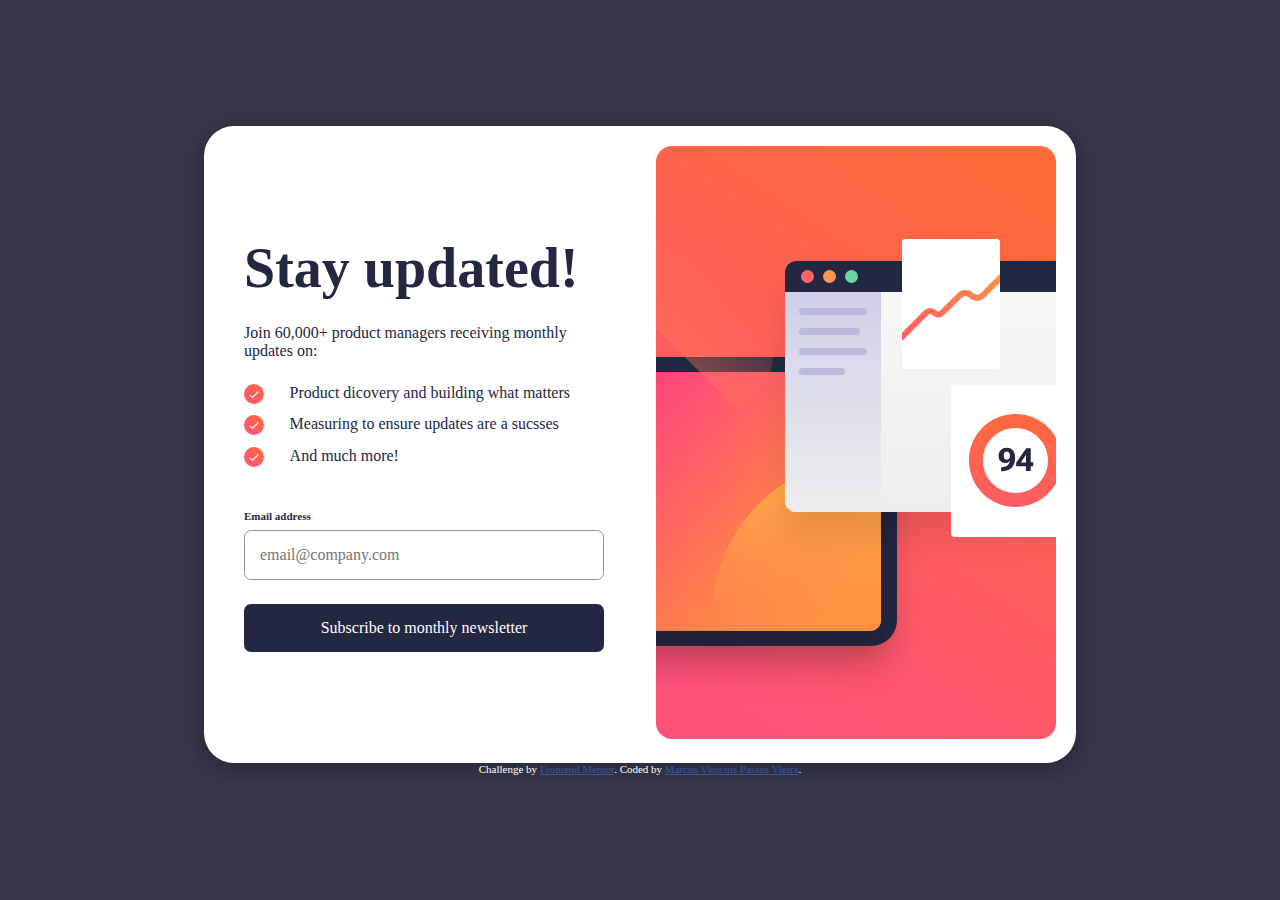
<file: index.html>
<!DOCTYPE html>
<html lang="en">
  <head>
    <meta charset="UTF-8">
    <meta name="viewport" content="width=device-width, initial-scale=1.0"> <!-- displays site properly based on user's device -->
    <link rel="icon" type="image/png" sizes="32x32" href="./assets/images/favicon-32x32.png">
    <link rel="stylesheet" href="public/css/style.css">
    <title>Frontend Mentor | Newsletter sign-up form with success message</title>
</head>
<body>
  <main class="container">
    <section class="form-container">
      <div class="form-content">
        <h1>Stay updated!</h1>
        <p>Join 60,000+ product managers receiving monthly updates on:</p>
        <ul>
          <li><img class="icon-success" src="assets/images/icon-success.svg" alt="icon-success"/>Product dicovery and building what matters</li>
          <li><img class="icon-success" src="assets/images/icon-success.svg" alt="icon-success"/>Measuring to ensure updates are a sucsses</li>
          <li><img class="icon-success" src="assets/images/icon-success.svg" alt="icon-success"/>And much more!</li>
        </ul>
        <form class="form-content-main">
          <label for="email">Email address</label>
          <span class="error-message"></span>
          <input class="input-email" type="email" id="email" placeholder="email@company.com"/>
          <button type="submit" id="button-validator">Subscribe to monthly newsletter</button>
        </form>
      </div>
    </section>
    
    <figure>
      <img src="assets/images/illustration-sign-up-desktop.svg" alt="illustration-sign-up-desktop">
    </figure>
  </main>
  
  <div class="attribution">
    Challenge by <a href="https://www.frontendmentor.io?ref=challenge" target="_blank">Frontend Mentor</a>. 
    Coded by <a href="#">Marcus Vinicius Passos Vieira</a>.
  </div>
  <script src="scripts.js"></script>
</body>
</html>
</file>
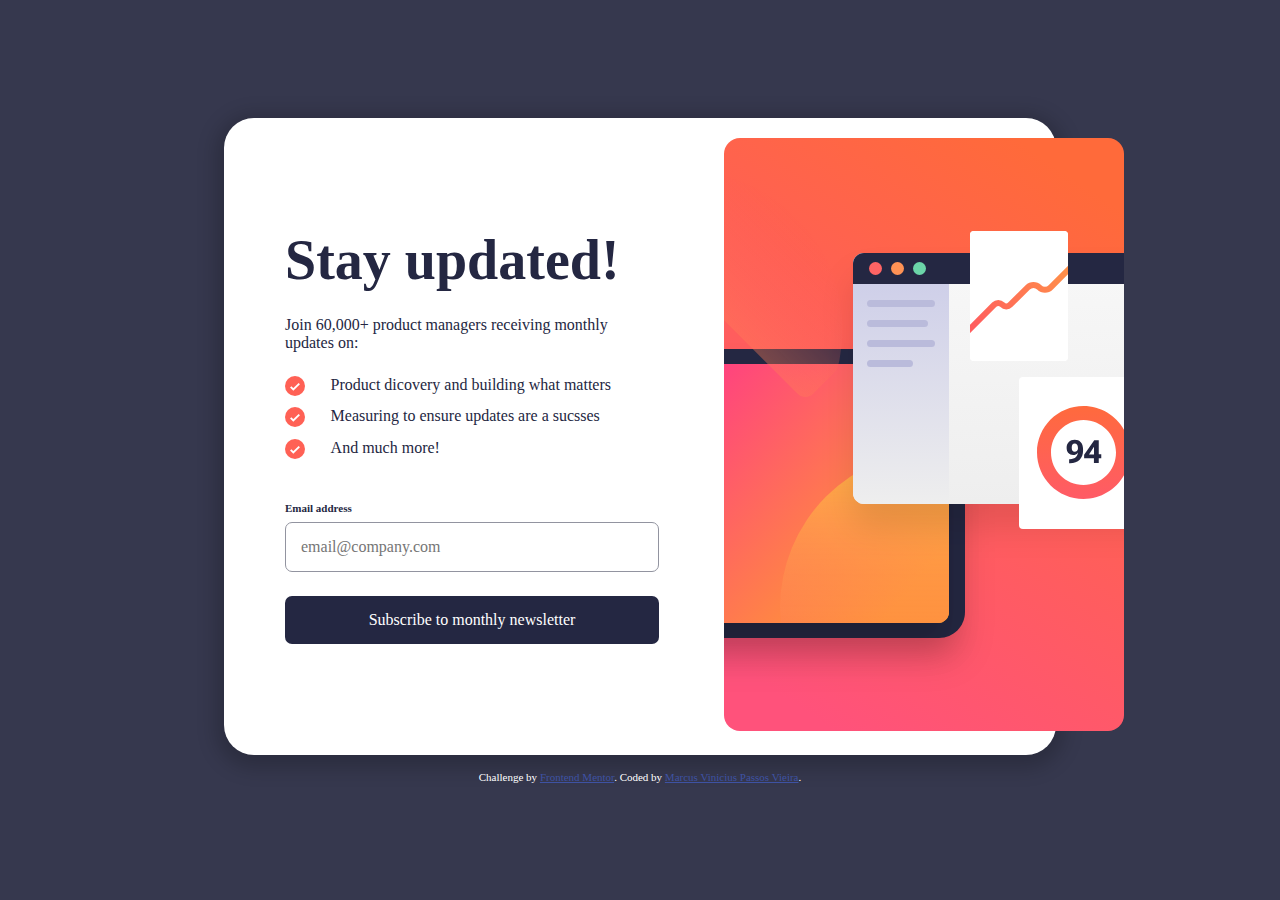
<file: pages/index/index.html>
<!DOCTYPE html>
<html lang="en">
  <head>
    <meta charset="UTF-8">
    <meta name="viewport" content="width=device-width, initial-scale=1.0"> <!-- displays site properly based on user's device -->
    <link rel="icon" type="image/png" sizes="32x32" href="./assets/images/favicon-32x32.png">
    <link rel="stylesheet" href="style.css">
    <link rel="stylesheet" href="../../global-style.css">
    <title>Frontend Mentor | Newsletter sign-up form with success message</title>
</head>
<body>
  <main class="container">
    <section class="form-container">
      <div class="form-content">
        <h1>Stay updated!</h1>
        <p>Join 60,000+ product managers receiving monthly updates on:</p>
        <ul>
          <li><img class="icon-list" src="../../assets/images/icon-list.svg" alt="icon-list"/>Product dicovery and building what matters</li>
          <li><img class="icon-list" src="../../assets/images/icon-list.svg" alt="icon-list"/>Measuring to ensure updates are a sucsses</li>
          <li><img class="icon-list" src="../../assets/images/icon-list.svg" alt="icon-list"/>And much more!</li>
        </ul>
        <form class="form-content-main">
          <label for="email">Email address</label>
          <span class="error-message"></span>
          <input class="input-email" type="email" id="email" placeholder="email@company.com"/>
          <button id="button-validator">Subscribe to monthly newsletter</button>
        </form>
      </div>
    </section>
    
    <figure>
      <img src="../../assets/images/illustration-sign-up-desktop.svg" alt="illustration-sign-up-desktop">
    </figure>
  </main>
  
  <div class="attribution">
    Challenge by <a href="https://www.frontendmentor.io?ref=challenge" target="_blank">Frontend Mentor</a>. 
    Coded by <a href="#">Marcus Vinicius Passos Vieira</a>.
  </div>
  <script src="../../js/validationEmail.js"></script>
</body>
</html>
</file>
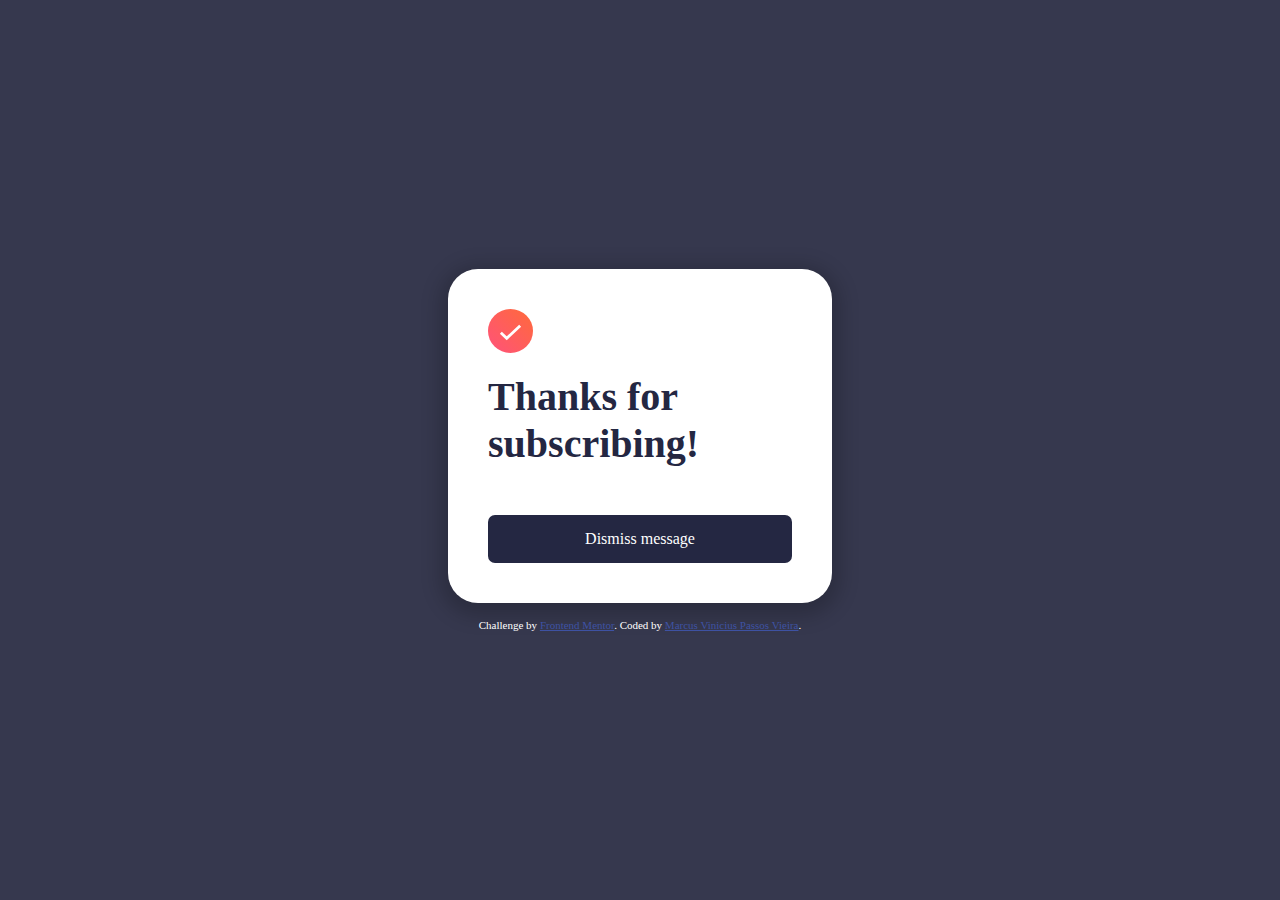
<file: pages/success_subscribing/success_subscribing.html>
<!DOCTYPE html>
<html lang="en">
  <head>
    <meta charset="UTF-8">
    <meta name="viewport" content="width=device-width, initial-scale=1.0"> <!-- displays site properly based on user's device -->
    <link rel="icon" type="image/png" sizes="32x32" href="./assets/images/favicon-32x32.png">
    <link rel="stylesheet" href="style.css">
    <link rel="stylesheet" href="../../global-style.css">
    <title>Frontend Mentor | Newsletter sign-up form with success message</title>
  </head>
  <body>
    <main class="success-container">
      <figure>
        <img class="success-image" src="../../assets//images/icon-success.svg" alt="icon-success"/>
      </figure>
      <section class="success-thanks">
        <h1>Thanks for subscribing!</h1>
        <p id="success-message"></p>
        <button class="success-button">Dismiss message</button>
      </section>
    </main>
    <div class="attribution">
      Challenge by <a href="https://www.frontendmentor.io?ref=challenge" target="_blank">Frontend Mentor</a>. 
      Coded by <a href="#">Marcus Vinicius Passos Vieira</a>.
    </div>
    <script src="../../js/successMessage.js"></script>
</body>
</html>
</file>
<file: public/css/style.css>
* {
    margin: 0;
    padding: 0;
    font-family: Roboto;
}

html {
    width: 100%;
    height: 100%;
    display: flex;
    align-items: center;
    justify-content: center;
}

body {
    width: 1440px;
    height: 100%;
    font-size: 16px;
    background-color: hsl(235, 18%, 26%);
    box-sizing: border-box;

    display: flex;
    flex-direction: column;
    align-items: center;
    justify-content: center;
}

main {
    background-color: hsl(0, 0%, 100%);
    padding: 20px;
    border-radius: 30px;
    box-shadow: 0px 5px 20px 8px rgba(0, 0, 0, 0.2);
    box-sizing: border-box;

    display: flex;
    justify-content: space-between;
    gap: 2rem;
}

.form-container {
    max-width: 25rem;
    min-width: 25rem;
    box-sizing: border-box;

    display: flex;
    justify-content: center;
}

.form-content {
    width: 90%;
    color: hsl(234, 29%, 20%);
    font-weight: 400;

    display: flex;
    flex-direction: column;
    justify-content: center;
    gap: 1.5rem;
}

.form-content h1 {
    font-size: 3.5rem;
}

.form-content ul {
    display: flex;
    flex-direction: column;
    align-items: flex-end;
    gap: 0.7rem;
}

.form-content ul li {
    width: 100%;
    list-style: none;

    display: flex;
    gap: 1.6rem;
}

.icon-success {
    width: 1.25rem;
}

.form-content-main {
    position: relative;
    margin-top: 1.2rem;
    box-sizing: border-box;

    display: flex;
    flex-direction: column;
    gap: 0.5rem;
}

.form-content-main label {
    font-size: 11px;
    font-weight: 700;
}

.input-email {
    padding: 15px;
    font-size: 16px;
    border: 1px solid hsl(231, 7%, 60%);
    border-radius: 7px;
}

.form-content-main input:focus,
.form-content-main input:hover{
    border: 1px solid hsl(234, 29%, 20%);
    outline: none;
}

.form-content-main button {
    padding: 15px;
    font-size: 16px;
    margin-top: 1rem;
    background-color: hsl(234, 29%, 20%);
    border: none;
    color: hsl(0, 0%, 100%);
    border-radius: 7px;
    cursor: pointer;
}

.form-content-main button:hover {
    background-image: linear-gradient(to right, #ff517b , tomato);
    box-shadow: 0px 3px 12px 0px tomato;
}

.input-error {
    background-color: #ffe8e6;
    border: 1px solid tomato;
    color: tomato;
}

.error-message {
    font-size: 11px;
    font-weight: 700;
    color: tomato;
    display: none;
}
.error-message.active {
    position: absolute;
    right: 0;
    display: block;
}

.attribution { 
    font-size: 11px; text-align: center;
    color: white; 
}

.attribution a { 
    color: hsl(228, 45%, 44%); 
}
</file>
<file: pages/index/style.css>
main {
    width: 65%;
    background-color: hsl(0, 0%, 100%);
    padding: 20px;
    border-radius: 30px;
    box-shadow: 0px 5px 20px 8px rgba(0, 0, 0, 0.2);
    box-sizing: border-box;

    display: flex;
    justify-content: space-between;
    gap: 2rem;
}

.form-container {
    max-width: 28rem;
    min-width: 28rem;
    padding-left: 0.5rem;
    box-sizing: border-box;

    display: flex;
    justify-content: center;
}

.form-content {
    width: 85%;
    color: hsl(234, 29%, 20%);
    font-weight: 400;

    display: flex;
    flex-direction: column;
    justify-content: center;
    gap: 1.5rem;
}

.form-content h1 {
    font-size: 3.5rem;
}

.form-content ul {
    display: flex;
    flex-direction: column;
    align-items: flex-end;
    gap: 0.7rem;
}

.form-content ul li {
    width: 100%;
    list-style: none;

    display: flex;
    gap: 1.6rem;
}

.icon-list {
    width: 1.25rem;
}

.form-content-main {
    position: relative;
    margin-top: 1.2rem;
    box-sizing: border-box;

    display: flex;
    flex-direction: column;
    gap: 0.5rem;
}

.form-content-main label {
    font-size: 11px;
    font-weight: 700;
}

.input-email {
    padding: 15px;
    font-size: 16px;
    border: 1px solid hsl(231, 7%, 60%);
    border-radius: 7px;
}

.form-content-main input:focus,
.form-content-main input:hover{
    border: 1px solid hsl(234, 29%, 20%);
    outline: none;
}

.form-content-main button {
    padding: 15px;
    font-size: 16px;
    margin-top: 1rem;
}

.form-content-main button:hover {
    background-image: linear-gradient(to right, #ff517b , tomato);
    box-shadow: 0px 3px 12px 0px tomato;
}

.input-error {
    background-color: #ffe8e6;
    border: 1px solid tomato;
    color: tomato;
}

.error-message {
    font-size: 11px;
    font-weight: 700;
    color: tomato;
    display: none;
}
.error-message.active {
    position: absolute;
    right: 0;
    display: block;
}
</file>
<file: global-style.css>
* {
    margin: 0;
    padding: 0;
    font-family: Roboto;
}

html {
    width: 100%;
    height: 100%;
    display: flex;
    align-items: center;
    justify-content: center;
}

body {
    width: 1440px;
    height: 100%;
    font-size: 16px;
    background-color: hsl(235, 18%, 26%);
    box-sizing: border-box;

    display: flex;
    flex-direction: column;
    align-items: center;
    justify-content: center;
}

button {
    background-color: hsl(234, 29%, 20%);
    border: none;
    color: hsl(0, 0%, 100%);
    border-radius: 7px;
    cursor: pointer;
}

button:hover {
    background-image: linear-gradient(to right, #ff517b , tomato);
    box-shadow: 0px 3px 12px 0px tomato;
}


.attribution { 
    margin-top: 1rem;
    font-size: 11px; text-align: center;
    color: white; 
}

.attribution a { 
    color: hsl(228, 45%, 44%); 
}
</file>
<file: pages/success_subscribing/style.css>
main {
    max-width: 24rem;
    min-width: 24rem;
    background-color: hsl(0, 0%, 100%);
    padding: 40px;
    border-radius: 30px;
    box-shadow: 0px 5px 20px 8px rgba(0, 0, 0, 0.2);
    box-sizing: border-box;

    display: flex;
    flex-direction: column;
    gap: 1rem;
}

.success-thanks {
    width: 100%;
    font-size: 14px;
    font-weight: 400;
    color: hsl(234, 29%, 20%);

    display: flex;
    flex-direction: column;
    gap: 1rem;
}

.success-image {
    width: 2.8rem;
}

.success-thanks h1 {
    font-size: 2.5rem;
}

.success-button {
    padding: 15px;
    font-size: 16px;
    margin-top: 1rem;
}

.success-button:hover {
    background-image: linear-gradient(to right, #ff517b , tomato);
    box-shadow: 0px 3px 12px 0px tomato;
}
</file>
